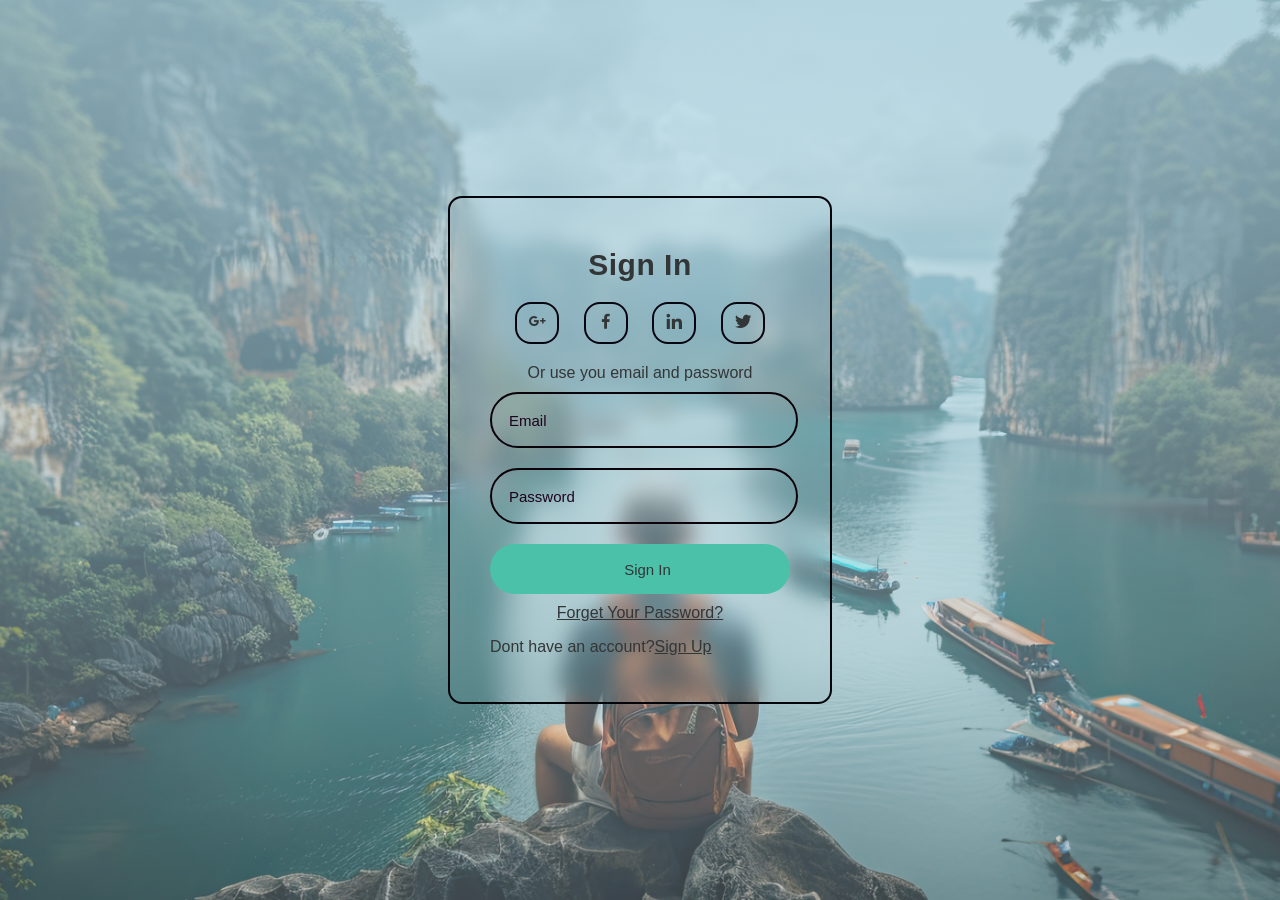
<file: html/index.html>
<!DOCTYPE html>
<html lang="en">
    
<head>
        <meta charset="utf-8">
        <meta name="viewport" content="width=device-width, initial-scale=1">
    <link href="../css/index.css" rel="stylesheet"> 
        <title>sign/login</title>
        <!--link to boxicons-->
        <link href='https://unpkg.com/boxicons@2.1.4/css/boxicons.min.css' rel='stylesheet'>
        <!--link to google fonts-->
        <link rel="preconnect" href="https://fonts.googleapis.com">
<link rel="preconnect" href="https://fonts.gstatic.com" crossorigin>
<link href="https://fonts.googleapis.com/css2?family=Open+Sans:ital,wght@0,300..800;1,300..800&display=swap" rel="stylesheet">


</head>
<body>
   
    <!-- login/signup -->
    <div class="login-container" id="mainContent">
        <div class="login-form" id="loginForm">
            <h1>Sign In</h1>
            <div class="social-icons">
                <a href="#" class="icon"><i class='bx bxl-google-plus'></i></a>
                <a href="#" class="icon"><i class='bx bxl-facebook'></i></a>
                <a href="#" class="icon"><i class='bx bxl-linkedin'></i></a>
                <a href="#" class="icon"><i class='bx bxl-twitter'></i></a>

            </div>
            <div class="form-message-container">
                <span>Or use you email and password</span>
        </div>
        <form id="loginFormElement">
            <input type="email" id="loginEmail" placeholder="Email" required>
            <input type="password" id="loginPassword" placeholder="Password" required>
            <button type="submit">Sign In</button>
            <a href ="#">Forget Your Password?</a>
        </form>
        <p>Dont have an account?<a href="#" id="showSignup">Sign Up</a></p>
    </div>

        <div class="signup-form hidden" id="signupForm">
        <h1>Create Account</h1>
        <div class="social-icons">
                <a href="#" class="icon"><i class='bx bxl-google-plus'></i></a>
                <a href="#" class="icon"><i class='bx bxl-facebook'></i></a>
                <a href="#" class="icon"><i class='bx bxl-linkedin'></i></a>
                <a href="#" class="icon"><i class='bx bxl-twitter'></i></a>

            </div>
            <div class="form-message-container">
                <span>Or use you email for registeration</span>
    </div>

       <form id="signupFormElement">
            <input type="text" id="signupName" placeholder="Name" required>
            <input type="email" id="signupEmail" placeholder="Email" required>
            <input type="password" id="signupPassword" placeholder="Password" required>
            <button type="submit">Sign Up</button>
         </form>
        <p>Already have an account? <a href="#" id="showLogin">Sign In</a></p>
</div>
    </div>
    <!-- Custom Alert Box -->
<div class="alert-overlay" id="customAlert">
  <div class="alert-box">
    <h2 id="alertMessage"></h2>
    <button onclick="closeAlert()">OK</button>
  </div>
</div>

<script src="../js/index.js"></script>
</body>
</html>
</file>
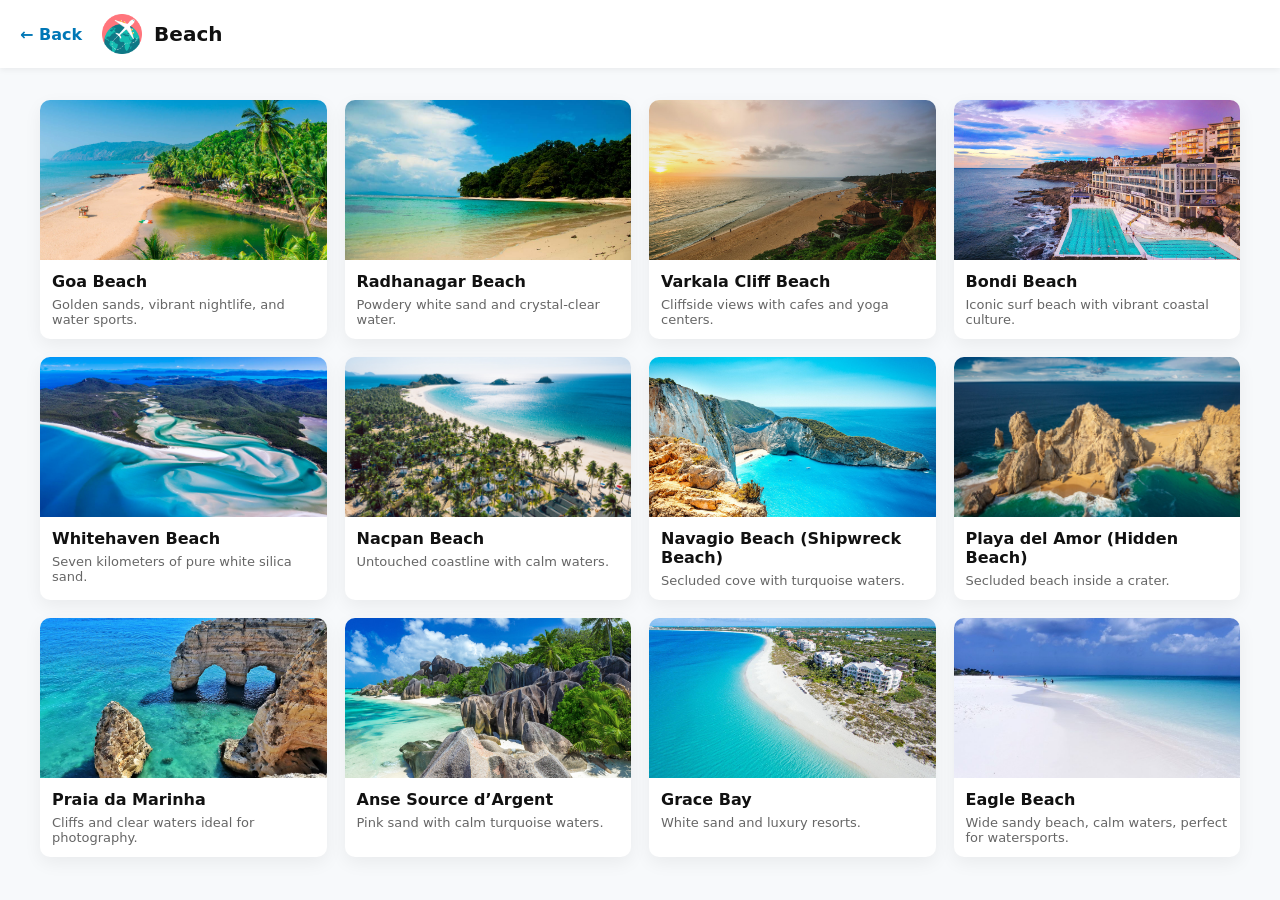
<file: html/category.html>
<!DOCTYPE html>
<html lang="en">
<head>
  <meta charset="UTF-8">
  <meta name="viewport" content="width=device-width, initial-scale=1.0">
  <title>Category - GoExplore</title>
  <link rel="stylesheet" href="../css/explore.css">
</head>
<body>
  <header class="site-header">
    <a href="../html/explore.html" class="back-link">← Back</a>
    <img src="../images/logoo.png" alt="logo" class="site-logo">
    <h1 id="categoryTitle">Category</h1>
  </header>

  <main class="main">
    <div id="destinations" class="destinations-grid"></div>
  </main>

  <script src="../js/explore.js" defer></script>
</body>
</html>
</file>
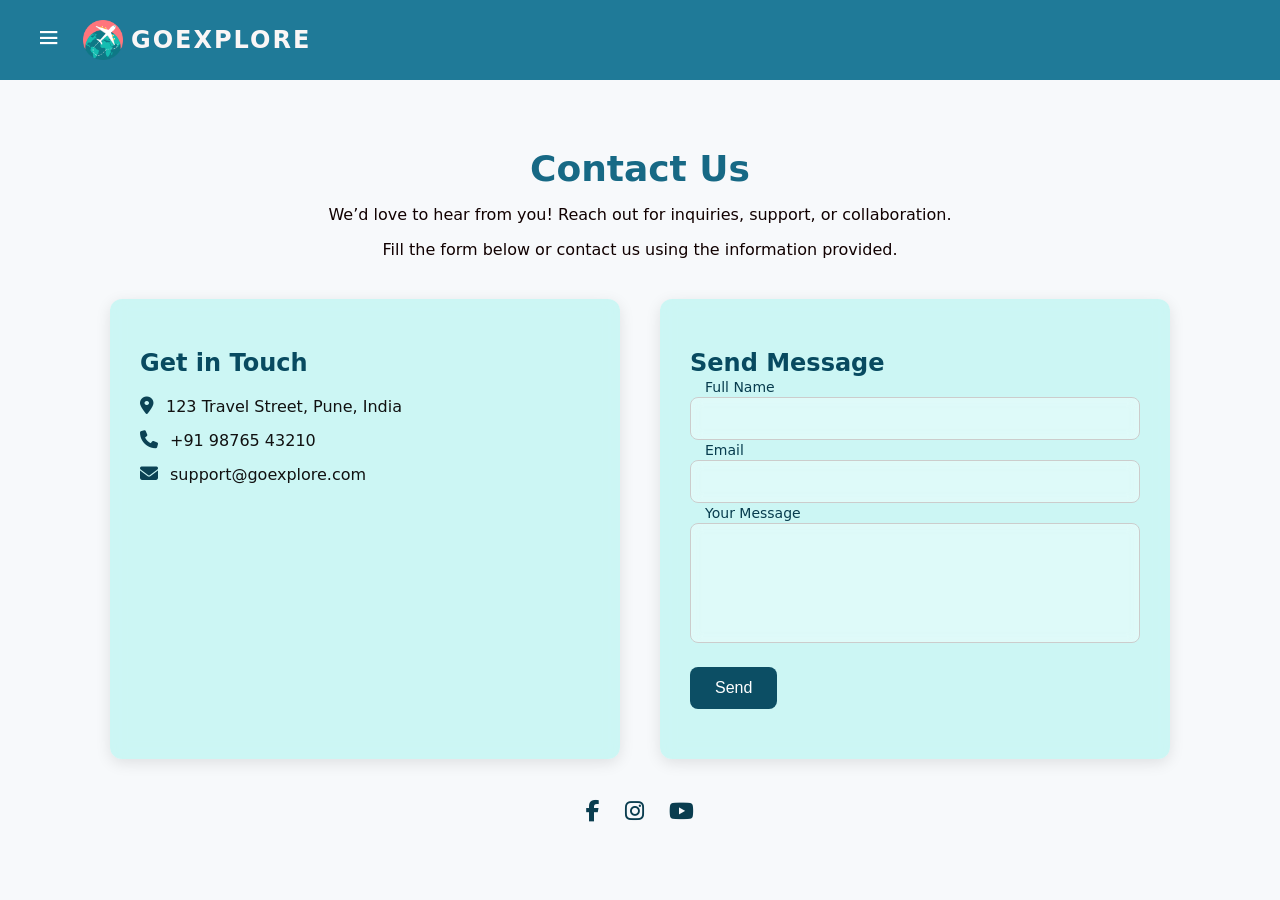
<file: html/contact.html>
<!DOCTYPE html>
<html lang="en">
<head>
  <meta charset="UTF-8">
  <meta name="viewport" content="width=device-width, initial-scale=1.0">
  <title>Contact Us</title>
  <link rel="stylesheet" href="../css/explore.css">
  <link rel="stylesheet" href="https://cdnjs.cloudflare.com/ajax/libs/font-awesome/6.5.0/css/all.min.css">
  <link href='https://unpkg.com/boxicons@2.1.4/css/boxicons.min.css' rel='stylesheet'>

</head>
<body >

  <!-- Header -->
  <header class="header">
    <button id="menuBtn" class="menu-btn"><i class='bx bx-menu'></i></button>
    <div class="header-brand-group">
      <img src="../images/logoo.png" alt="Logo" class="logo">
      <h1>GoExplore</h1>
       </div>
  </header><br><br>

  
  <!-- Sidebar Menu -->
  <nav class="sidebar" id="sidebar">
    <button id="closeBtn" class="close-btn"><i class='bx bx-x'></i></button>
    <ul>
      <li><a href="../html/home.html"><i class='bx bx-home'></i> Home</a></li>
  <li><a href="../html/home.html#about"><i class='bx bx-info-circle'></i> About</a></li>
      <li><a href="../html/explore.html" ><i class='bx bx-compass'></i>Explore</a></li>
      <li><a href="../html/gallery.html"><i class='bx bx-images'></i>Gallery</a></li>
      <li><a href="../html/contact.html"><i class='bx bx-phone'></i> Contact</a></li>
    </ul>
  </nav>

  
  <section class="contact-container">
    <!-- Heading -->
    <div class="contact-header">
      <h1>Contact Us</h1>
      <p>We’d love to hear from you! Reach out for inquiries, support, or collaboration.</p>
      <p>Fill the form below or contact us using the information provided.</p>
    </div>

    <!-- Contact Info + Form -->
    <div class="contact-box">
      <!-- Left Info -->
      <div class="contact-info">
        <h2>Get in Touch</h2>
        <p><i class="fa-solid fa-location-dot"></i> 123 Travel Street, Pune, India</p>
        <p><i class="fa-solid fa-phone"></i> +91 98765 43210</p>
        <p><i class="fa-solid fa-envelope"></i> support@goexplore.com</p>
      </div>

      <!-- Right Form -->
      <div class="contact-form">
        <h2>Send Message</h2>
        <form>
          <div class="input-box">
            <input type="text" required>
            <span>Full Name</span>
          </div>
          <div class="input-box">
            <input type="email" required>
            <span>Email</span>
          </div>
          <div class="input-box">
            <textarea required></textarea>
            <span>Your Message</span>
          </div>
          <div class="input-box">
            <input type="submit" value="Send">
          </div>
        </form>
      </div>
    </div>

    <!-- Social Icons -->
    <div class="social-icons">
       <a href="https://facebook.com" target="_blank" class="facebook"><i class="fab fa-facebook-f"></i></a>
      <a href="https://instagram.com" target="_blank" class="instagram"><i class="fab fa-instagram"></i></a>
      <a href="https://youtube.com" target="_blank" class="youtube"><i class="fab fa-youtube"></i></a>
    </div>
  </section>
  <script src="../js/explore.js"></script>

</body>
</html>
</file>
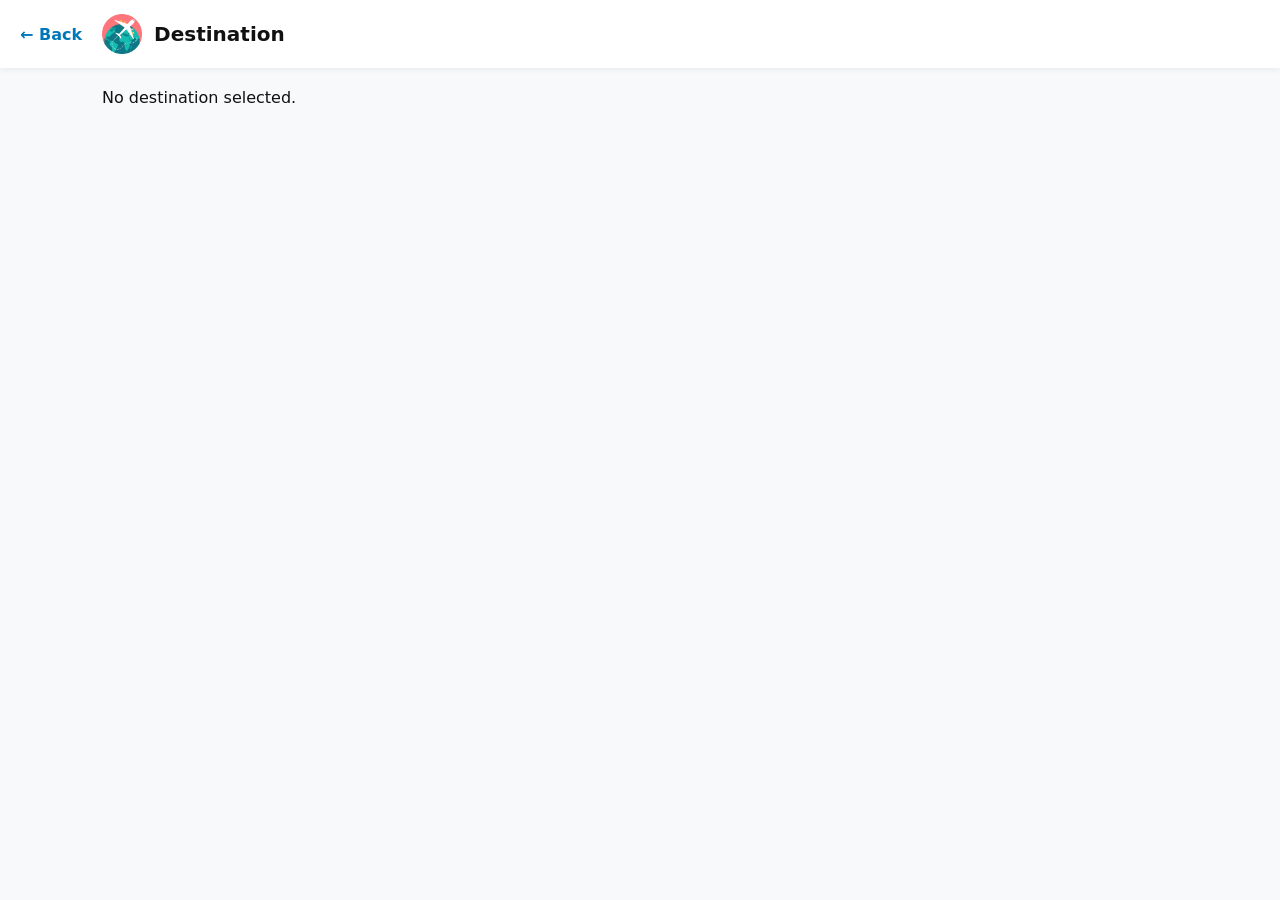
<file: html/destination.html>
<!DOCTYPE html>
<html lang="en">
<head>
  <meta charset="UTF-8">
  <meta name="viewport" content="width=device-width, initial-scale=1.0">
  <title>Destination - GoExplore</title>
  <link rel="stylesheet" href="../css/explore.css">
</head>
<body>
  <header class="site-header">
    <a id="backBtn" class="back-link" href="../html/category.html">← Back</a>
    <img src="../images/logoo.png" alt="logo" class="site-logo">
    <h1 id="pageTitle">Destination</h1>
  </header>

  <main class="main container">
    <section id="detailTop" class="detail-top"></section>
    <section id="gallery" class="gallery"></section>
  </main>
  <script src="../js/explore.js" defer></script>
</body>
</html>
</file>
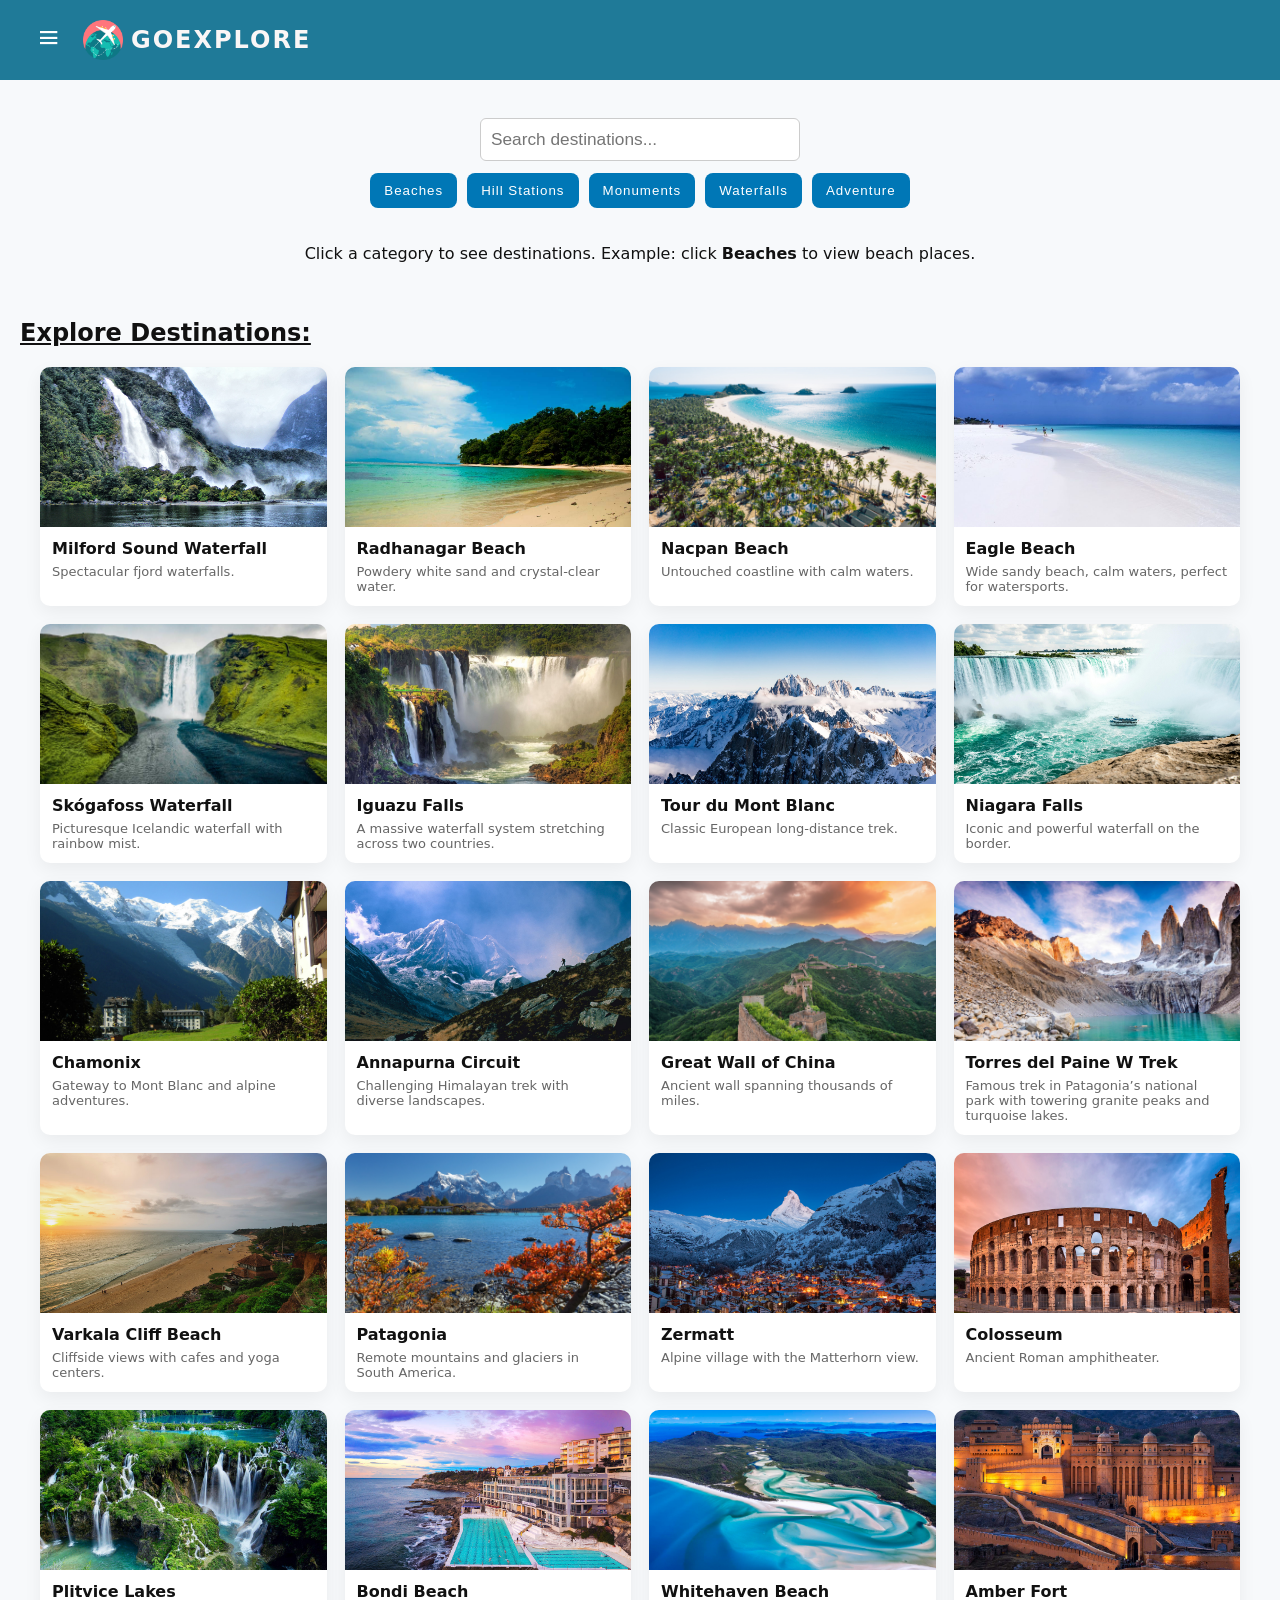
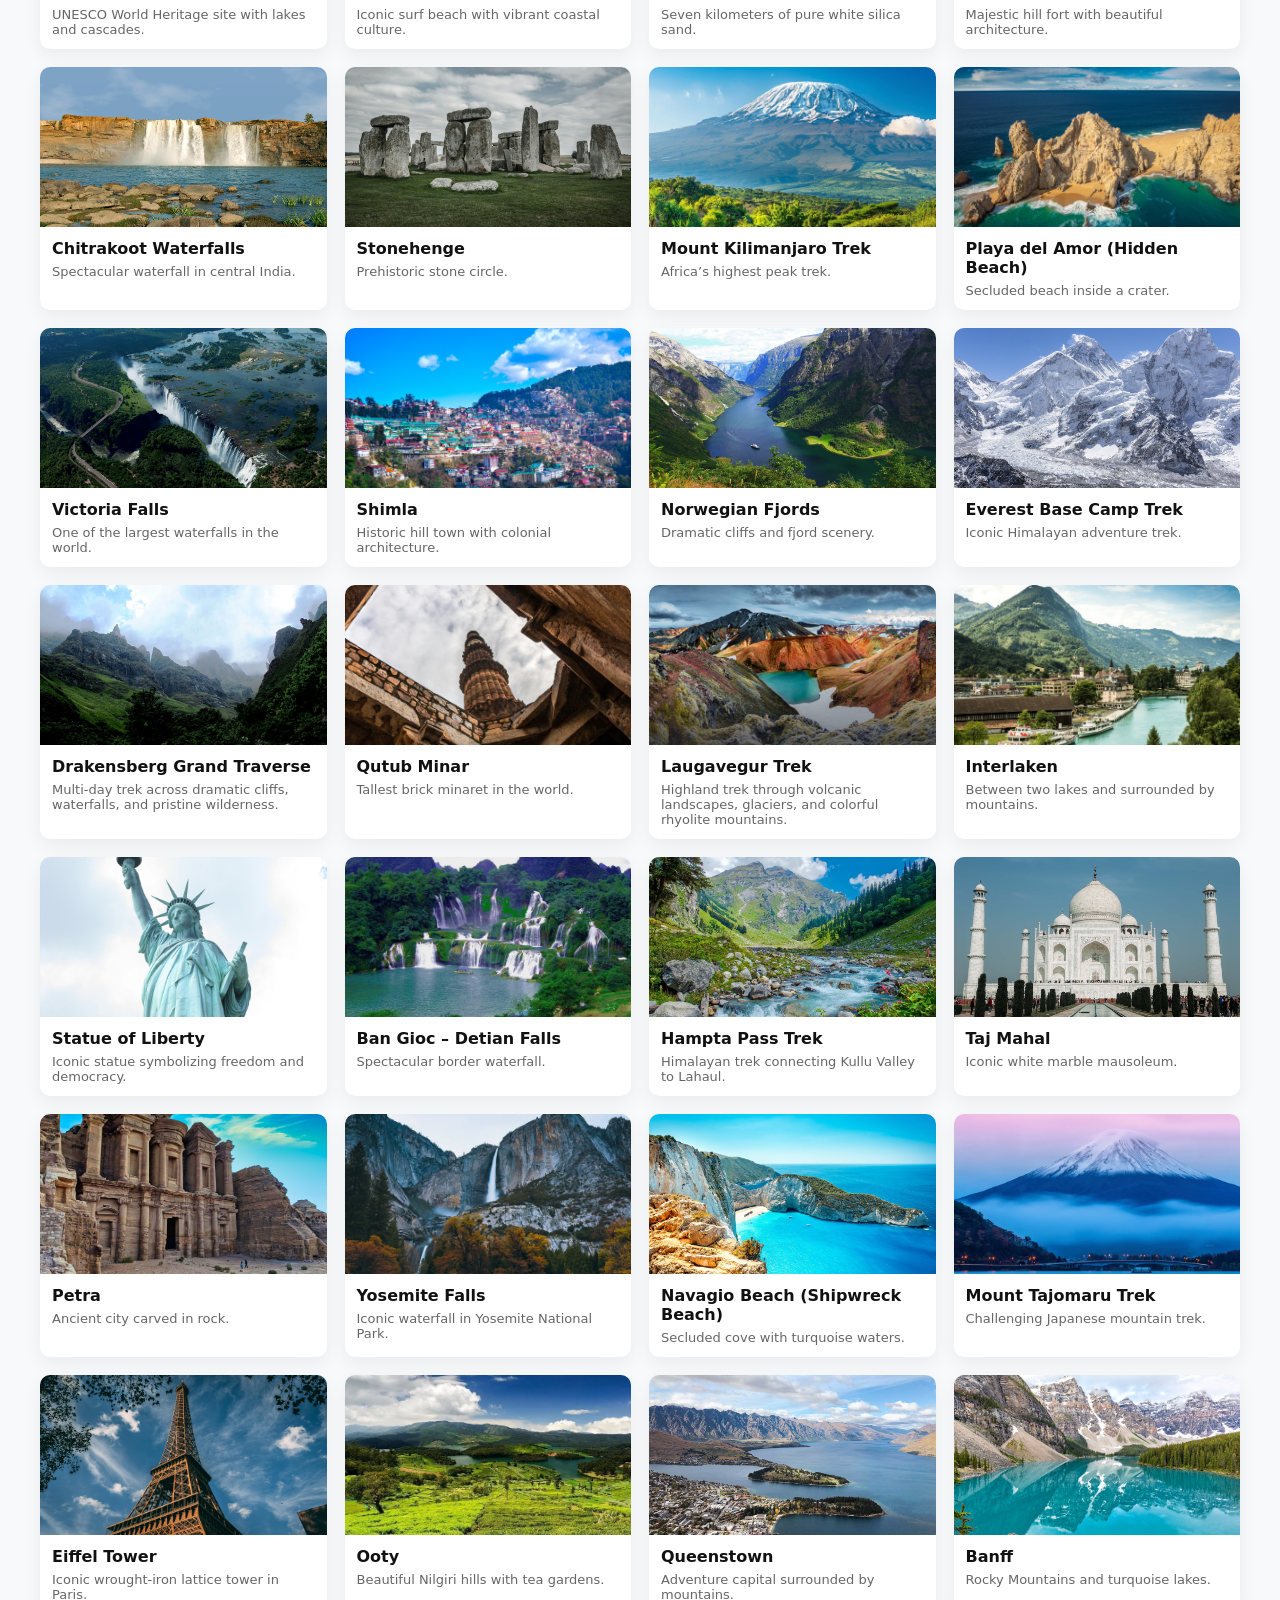
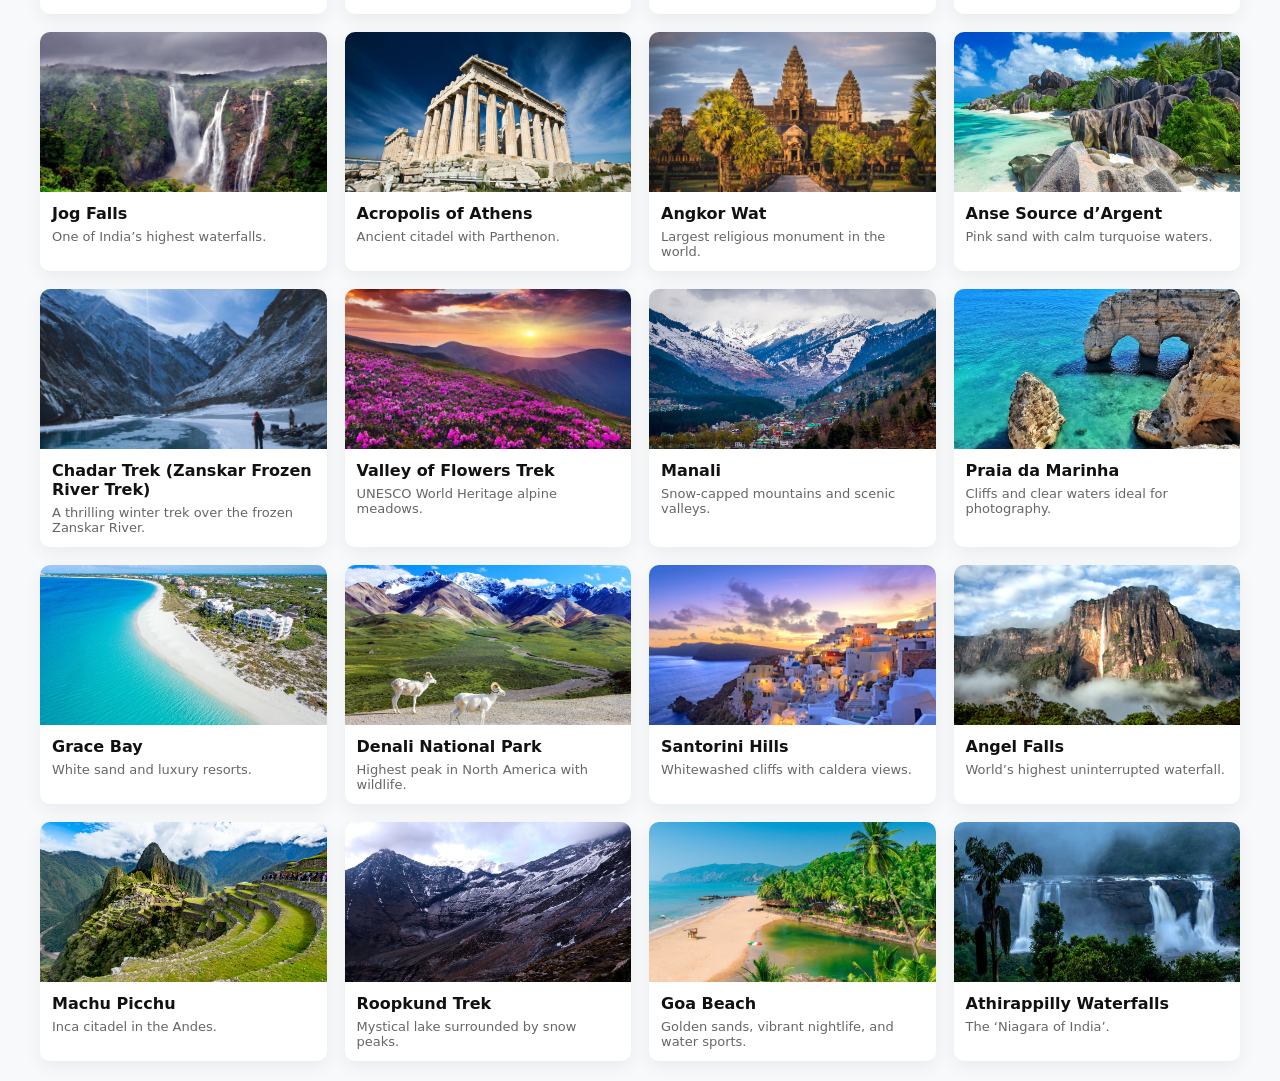
<file: html/explore.html>
<!DOCTYPE html>
<html lang="en">
<head>
  <meta charset="UTF-8">
  <meta name="viewport" content="width=device-width, initial-scale=1.0">
  <title>Explore - GoExplore</title>
  <link rel="stylesheet" href="../css/explore.css">
  <link href='https://unpkg.com/boxicons@2.1.4/css/boxicons.min.css' rel='stylesheet'>
</head>
<body>

  <!-- Header -->
  <header class="header">
    <button id="menuBtn" class="menu-btn"><i class='bx bx-menu'></i></button>
    <div class="header-brand-group">
      <img src="../images/logoo.png" alt="Logo" class="logo">
      <h1>GoExplore</h1>
    </div>
  </header><br><br>

  
  <!-- Sidebar Menu -->
  <nav class="sidebar" id="sidebar">
    <button id="closeBtn" class="close-btn"><i class='bx bx-x'></i></button>
    <ul>
      <li><a href="../html/home.html"><i class='bx bx-home'></i> Home</a></li>
  <li><a href="../html/home.html#about"><i class='bx bx-info-circle'></i> About</a></li>
      <li><a href="../html/explore.html" ><i class='bx bx-compass'></i>Explore</a></li>
      <li><a href="../html/gallery.html"><i class='bx bx-images'></i>Gallery</a></li>
      <li><a href="../html/contact.html"><i class='bx bx-phone'></i> Contact</a></li>
    </ul>
  </nav>


  <!-- Top Bar: Search + Categories -->
  <div class="top-bar">
    <input type="text" id="searchInput" placeholder="Search destinations...">
    <section class="categories">
      <button class="cat-btn" data-cat="beach">Beaches</button>
      <button class="cat-btn" data-cat="hill">Hill Stations</button>
      <button class="cat-btn" data-cat="monument">Monuments</button>
      <button class="cat-btn" data-cat="waterfall">Waterfalls</button>
      <button class="cat-btn" data-cat="adventure">Adventure</button>
    </section>
  </div>

  <section class="intro">
    <p><center>Click a category to see destinations. Example: click <strong>Beaches</strong> to view beach places.</p></center>
    
  </section>

  <div class="main">
  <h2><u>Explore Destinations:</u></h2>
  <div id="allDestinations" class="destinations-grid"></div>
</div>
  <script src="../js/explore.js"></script>
</body>
</html>
</file>
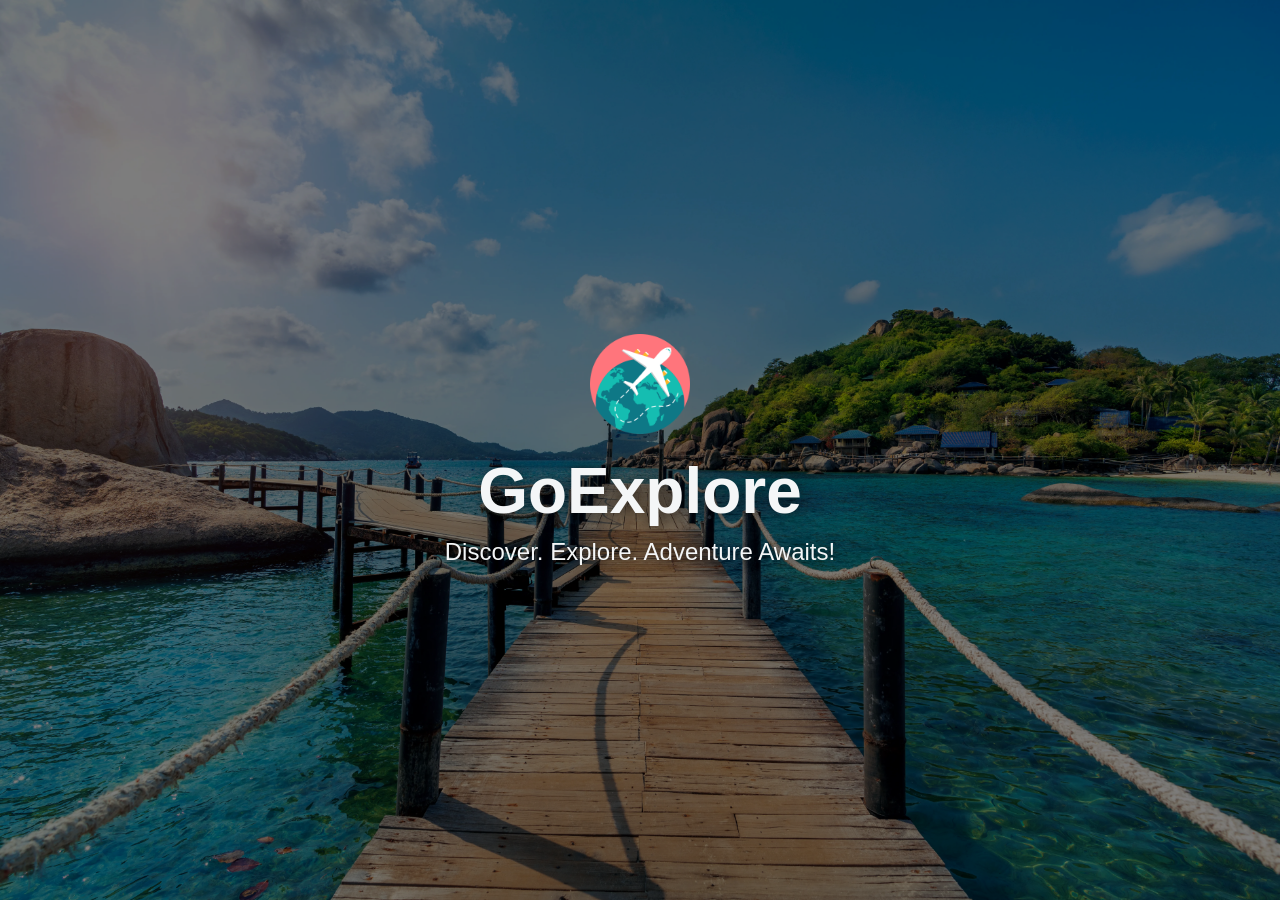
<file: html/splash.html>
<!DOCTYPE html>
<html lang="en">
<head>
  <link rel="preload" as="image" href="../images/sp2.webp">

  <meta charset="UTF-8">
  <meta name="viewport" content="width=device-width, initial-scale=1.0">
  <title>Travel Explorer</title>
  <link rel="stylesheet" href="../css/splash.css">
</head>
<body>
  <div class="splash-container" id="splash">
  <img src="../images/sp2.webp" alt=" travelr" class="splash-image" preload="auto">
    <div class="splash-text">
  <img src="../images/logoo.png" alt="Logo" class="logo">
      <h1>GoExplore</h1>
      <p>Discover. Explore. Adventure Awaits!</p>
    </div>
  </div>

  <script src="../js/splash.js"></script>
</body>
</html>
</file>
<file: css/index.css>
/*index*/
*{
    font-family: "Outfit", sans-serif;
    color:rgb(51, 54, 55);
}


body{
    margin:0;
    padding:0;
    display: flex;
    justify-content: center;
    align-items: center;
    min-height: 100vh;
    background:
        linear-gradient(rgba(171, 210, 224, 0.775), rgba(184, 204, 210, 0.3)),
        url('../images/sp3.webp');
    background-repeat: no-repeat;
    background-size: cover;
    background-position: center;
    
}
.login-container{
    width: 300px;
    background: transparent;
    border:2px solid rgb(4, 4, 11);
    backdrop-filter: blur(10px);
    border-radius: 14px;
    padding: 30px 40px;
    border-width: 2px;
}

.login-container h1{
    font-size: 30px;
    font-weight: 800;
    letter-spacing: 0.5px;
    text-align: center;

}

.social-icons{
    text-align: center;
    margin-bottom: 20px;
}

.social-icons .icon{
    display: inline-block;
    font-size: 20px;
    margin: 0 10px;
    border: 2px solid rgb(7, 5, 16);
    border-radius: 16px;
    padding: 7px 10px;
    transition: color 0.3s ease;
    border-width: 2px;
}

.social-icons .icon:hover{
    color:rgb(42, 12, 28);
}


form{
    display: flex;
    flex-direction: column;

}

.form-message-container{
    display: flex;
    flex-direction: column;
    align-items: center;
    margin-bottom:  1ren;
}

input,
button{
    width:100%;
    height:100%;
    height: 50px;
    margin: 10px 0;
    background: transparent;
    border:2px solid rgb(12, 2, 9);
    border-radius: 60px;
    font-size:15px;
    text-indent: 15px;

}
input::placeholder{
    color:rgb(29, 3, 29);
    text-indent: 15px;

}

input:focus,
buttton:focus{
    border-color: transparent;

}

button{
    background-color:rgb(75, 193, 169);
    border: none;
    cursor: pointer;
    transition: all 0.3s ease;
}
button:hover{
    background-color: rgb(167, 222, 211);
}

a{
    text-align: center;
    transition: all color 0.4s ease;
}

a:hover{
    text-decoration: none;
}
.hidden{
    display: none;

}


/*explore*/

.category-menu {
  display: flex;
  justify-content: center;
  margin: 20px 0;
  gap: 15px;
}

.category-menu button {
  padding: 10px 20px;
  border-radius: 25px;
  border: none;
  background: #4bc1a9;
  color: #fff;
  cursor: pointer;
  font-weight: bold;
}

.category-menu button:hover {
  background: #2fa68b;
}

/* Custom Alert */
.alert-overlay {
  position: fixed;
  top: 0;
  left: 0;
  width: 100%;
  height: 100%;
  background: rgba(0,0,0,0.6);
  display: none;
  justify-content: center;
  align-items: center;
  z-index: 2000;
}

.alert-box {
  background: rgba(255, 255, 255, 0.95);
  backdrop-filter: blur(8px);
  padding: 25px 35px;
  border-radius: 15px;
  text-align: center;
  width: 320px;
  box-shadow: 0px 6px 20px rgba(0,0,0,0.3);
  animation: fadeIn 0.4s ease;
}

.alert-box h2 {
  margin: 0;
  font-size: 18px;
  color: #222;
}

.alert-box button {
  margin-top: 15px;
  padding: 10px 18px;
  background: #4bc1a9;
  color: white;
  border: none;
  border-radius: 8px;
  cursor: pointer;
  font-weight: bold;
  transition: 0.3s;
}

.alert-box button:hover {
  background: #2fa68b;
}

@keyframes fadeIn {
  from { transform: scale(0.8); opacity: 0; }
  to { transform: scale(1); opacity: 1; }
}
</file>
<file: css/explore.css>
@media (max-width: 600px) {
  .header {
    flex-direction: row;
    align-items: center;
    gap: 0;
    padding: 10px 8px;
    justify-content: flex-start;
    
  }
  .header-brand-group {
    display: flex;
    align-items: center;
    gap: 6px;
    margin-left: -90px ;
    justify-content: flex-start;
  }
  .logo {
    width: 32px;
    margin-right: 0;
  }
  .header h1 {
    font-size: 1.1em;
    margin: 0;
    letter-spacing: 1px;
    white-space: nowrap;
  }
  
}


/* Header */
.header {
  display: flex;
  align-items: center;
  background: rgb(31, 122, 152);
  color: rgb(250, 246, 246);
  padding: 10px 30px;
  gap: 15px;
  text-transform: uppercase;
  text-decoration: none;
  letter-spacing: 2px;
  font-weight: bold;
  justify-content: flex-start;
  
  
}
.header-brand-group {
  display: flex;
  align-items: center;
  gap: 8px;
  margin-left: 0;
  justify-content: flex-start;
}

.logo {
  width: 40px;
  height: auto;
}

.header h1 {
  font-size: 24px;
  font-weight: bold;
}

/* Menu Button */
.menu-btn {
  font-size: 26px;
  background: none;
  border: none;
  color: white;
  cursor: pointer;
}

/* Sidebar */
.sidebar {
  position: fixed;
  top: 0;
  left: -250px; /* hidden initially */
  width: 250px;
  height: 100%;
  background: #333;
  color: white;
  transition: left 0.3s ease;
  padding-top: 20px;
  z-index: 1000;
}

.sidebar.active {
  left: 0;
}

.sidebar ul {
  list-style: none;
  padding: 0;
}

.sidebar ul li {
  margin: 15px 0;
}

.sidebar ul li a {
  display: flex;
  align-items: center;
  padding: 10px 20px;
  text-decoration: none;
  color: white;
  transition: background 0.3s;
}

.sidebar ul li a i {
  margin-right: 10px;
}

.sidebar ul li a:hover {
  background: #2fa68b;
  border-radius: 5px;
}

/* Close Button */
.close-btn {
  position: absolute;
  top: 15px;
  right: 15px;
  background: none;
  border: none;
  font-size: 26px;
  color: white;
  cursor: pointer;
}

/* Content */
.content {
  flex: 1;
  padding: 20px;
  background: transparent;
  overflow-y: auto;
}



/* css/style.css - basic, clean, responsive design */
:root{
  --primary:#0077b6;
  --primary-dark:#005f86;
  --card-bg:#fff;
  --muted:#666;
  --radius:10px;
}

*{
  box-sizing:border-box
}
body{
  font-family:system-ui,Segoe UI,Roboto,Arial;
   margin:0; 
   background:#f7f9fb; 
   color:#111}
.site-header{
  display:flex; 
  align-items:center; 
  gap:12px;
  padding:14px 20px; 
  background:#fff; 
  box-shadow:0 2px 6px rgba(0,0,0,0.06);
}
.site-logo{
  height:40px; 
  width:40px; 
  object-fit:cover; 
  border-radius:6px;
}
.site-header h1{
  margin:0; 
  font-size:20px;
}
.back-link{
  color:var(--primary); 
  text-decoration:none; 
  font-weight:600; 
  margin-right:8px;
}

/* main layout */
.main{
  padding:20px;
}
.categories{
  display:flex; 
  gap:10px; 
  flex-wrap:wrap; 
  justify-content:center; 
  margin-bottom:18px;
}
.cat-btn{
  padding:10px 14px; 
  border:none; 
  background:var(--primary); 
  color:#fff; 
  border-radius:8px; 
  cursor:pointer;
  letter-spacing: 1px;
}
.cat-btn:hover{
  background:var(--primary-dark);
}

/* grid for cards */
.destinations-grid{
  display:grid;
  grid-template-columns:repeat(auto-fit,minmax(240px,1fr));
  gap:18px; margin-top:12px;
  max-width:1200px; margin-left:auto; margin-right:auto;
}

/* card */
.destination-card{
  position:relative; overflow:hidden; 
  border-radius:var(--radius);
  background:var(--card-bg); 
  box-shadow:0 6px 18px rgba(2,6,23,0.06);
  transition:transform .25s ease;
  display:flex; 
  flex-direction:column;
}
.destination-card img{
  width:100%; 
  height:160px; 
  object-fit:cover; 
  display:block;
}
.destination-card .card-foot{
  padding:12px;
}
.destination-card h4{
  margin:0 0 6px 0;
  font-size:16px;
}
.destination-card p.short{
  margin:0; 
  color:var(--muted); 
  font-size:13px;
}

/* overlay on hover */
.overlay{
  position:absolute; 
  inset:0; 
  display:flex; 
  align-items:flex-end; 
  justify-content:center;
  background: linear-gradient(180deg, rgba(0,0,0,0) 40%, rgba(0,0,0,0.5) 100%);
  opacity:0; 
  transition:opacity .18s ease; 
  pointer-events:none;
}
.destination-card:hover{
  transform:translateY(-6px);
}
.destination-card:hover .overlay{
  opacity:1; 
  pointer-events:auto;
}
.overlay-inner{
  padding:14px; 
  width:100%; 
  color:#fff; 
  text-align:center;
}
.overlay-inner h3{
  margin:0 0 4px 0;
}
.overlay-inner .place{
  font-size:13px;
   opacity:.9; 
   margin-bottom:10px;
  }
.btn{
  display:inline-block; 
  padding:8px 12px; 
  background:var(--primary); 
  color:#fff; 
  border-radius:6px; 
  text-decoration:none;
}
.btn:hover{
  background:var(--primary-dark);
}

/* detail page layout */
.container{
  max-width:1100px; 
  margin:20px auto; 
  padding:0 12px;
}
.detail-top{
  display: block;
  width: 100%;
  margin: 0 auto;
}
.detail-left h2{
  margin-top:0;
}
.detail-left .place{
  color:var(--muted); 
  margin-bottom:12px;
}
.detail-left .longdesc{
  line-height:1.6;
}
.detail-info{
  margin-top:20px}
.gallery{
  margin-top:18px;
}
.gallery-grid{
  display:grid; 
  grid-template-columns:repeat(auto-fit,minmax(200px,1fr)); 
  gap:12px;
}
.gallery-grid img{
  width:100%; 
  height:180px; 
  object-fit:cover; 
  border-radius:8px;
}


/* responsive */
@media (max-width:900px){
  .detail-top{grid-template-columns:1fr}
  .destination-card img{height:140px}
}


.top-bar {
  display: flex;
  flex-direction: column;
  align-items: center;
  justify-content: center;
  gap: 12px;
  margin-bottom: 18px;
}

#searchInput {
  width: 320px;
  padding: 10px;
  border-radius: 6px;
  border: 1px solid #ccc;
  font-size: 1.08em;
  margin-bottom: 0;
  display: block;
}

/* ===== Contact Section ===== */

/* Contact page background */

.contact-container {
  max-width: 1100px;
  margin: 10px auto 50px; /* top margin for fixed header */
  padding: 0 20px;
}

.contact-header h1 {
  font-size: 36px;
  color: #176985;
  margin-bottom: 10px;
  text-align: center;
}

.contact-header p {
  text-align: center;
  margin-bottom: 5px;
  color: #110101;
}

/* ===== Contact Box ===== */
.contact-box {
  display: flex;
  flex-wrap: wrap;
  margin-top: 40px;
  gap: 40px;
  justify-content: center;
}

.contact-info, .contact-form {
  flex: 1;
  min-width: 280px;
  background: rgba(192, 245, 243, 0.785);
  padding: 30px;
  border-radius: 12px;
  box-shadow: 0 4px 15px rgba(0,0,0,0.1);
  backdrop-filter: blur(8px);
  -webkit-backdrop-filter: blur(8px);
}

.contact-info h2, .contact-form h2 {
  color: #084a60;
  margin-bottom: 20px;
}

/* Contact Info Items */
.contact-info p {
  margin: 15px 0;
  font-size: 16px;
  display: flex;
  align-items: center;
}

.contact-info p i {
  color: #0b4254;
  margin-right: 12px;
  font-size: 18px;
}

/* ===== Contact Form ===== */
.contact-form form .input-box {
  position: relative;
  margin-bottom: 20px;
}

.contact-form input[type="text"],
.contact-form input[type="email"],
.contact-form textarea {
  width: 100%;
  padding: 12px 15px;
  border: 1px solid #ccc;
  border-radius: 8px;
  outline: none;
  resize: none;
  font-size: 15px;
  transition: 0.3s;
  background: rgba(255,255,255,0.45);
  backdrop-filter: blur(6px);
  -webkit-backdrop-filter: blur(6px);
}

.contact-form input[type="text"]:focus,
.contact-form input[type="email"]:focus,
.contact-form textarea:focus {
  border-color: #1f7a98;
}

.contact-form textarea {
  height: 120px;
}

.contact-form .input-box span {
  position: absolute;
  top: -18px;
  left: 10px;
  font-size: 14px;
  color: #083c4e;
  background: transparent;
  padding: 0 5px;
}

.contact-form input[type="submit"] {
  background: #0c4e64;
  color: #fff;
  padding: 12px 25px;
  border: none;
  border-radius: 8px;
  font-size: 16px;
  cursor: pointer;
  transition: background 0.3s;
}

.contact-form input[type="submit"]:hover {
  background: #288973;
}

/* ===== Social Icons ===== */
.social-icons {
  margin-top: 40px;
  text-align: center;
}

.social-icons a {
  display: inline-block;
  margin: 0 10px;
  color: #0a3d4f;
  font-size: 22px;
  transition: transform 0.3s, color 0.3s;
}

.social-icons a:hover {
  color: #249278;
  transform: scale(1.2);
}

/* ===== Responsive ===== */
@media (max-width: 900px) {
  .contact-box {
    flex-direction: column;
    align-items: center;
  }

  .header {
    justify-content: space-between;
  }
}

/*gallery page*/
  
    .gallery-container {
      max-width: 1100px;
      margin: 30px auto;
      padding: 0 16px;
    }
    .gallery-header {
      text-align: center;
      margin-bottom: 18px;
    }
    .gallery-grid {
      display: grid;
      grid-template-columns: repeat(auto-fit, minmax(180px, 1fr));
      gap: 18px;
    }
    .gallery-item img {
      width: 100%;
      height: 180px;
      object-fit: cover;
      border-radius: 10px;
      box-shadow: 0 2px 8px rgba(0,0,0,0.08);
      background: #eee;
      transition: transform 0.2s;
    }
    .gallery-item img:hover {
      transform: scale(1.04);
    }
    @media (max-width: 600px) {
      .gallery-item img { height: 110px; }
      .gallery-container { padding: 0 4px; }
    }

    /* Activities and Foods grid */
.activity-list, .food-list {
  display: flex;
  flex-wrap: wrap;
  gap: 24px;
  margin-bottom: 18px;
  justify-content: flex-start;
}
.activity-item, .food-item {
  display: flex;
  flex-direction: column;
  align-items: center;
  width: 170px;
  min-width: 150px;
  text-align: center;
  margin-bottom: 10px;
}
.activity-item img, .food-item img {
  width: 100%;
  height: 100px;
  object-fit: cover;
  border-radius: 16px;
  margin-bottom: 10px;
  box-shadow: 0 2px 16px rgba(0,0,0,0.12);
}
.activity-item div, .food-item div {
  font-size: 1em;
  color: #1f7a98;
  margin-top: 2px;
}
/* Image Modal for Gallery View */
.image-modal {
  display: none;
  position: fixed;
  z-index: 1000;
  left: 0;
  top: 0;
  width: 100vw;
  height: 100vh;
  overflow: auto;
  background: rgba(0,0,0,0.7);
  justify-content: center;
  align-items: center;
  text-align: center;
}
.image-modal .modal-content {
  margin: 60px auto 10px auto;
  display: block;
  max-width: 90vw;
  max-height: 70vh;
  border-radius: 10px;
  box-shadow: 0 4px 24px rgba(252, 249, 249, 0.856);
}
.image-modal .close-modal {
  position: absolute;
  top: 30px;
  right: 30px;
  color: #fff;
  font-size: 2.5em;
  font-weight: bold;
  cursor: pointer;
  z-index: 1010;
  transition: color 0.2s;

 
}
.image-modal .close-modal:hover {
  color: #1f7a98;
}
#modalCaption {
  color: #fff;
  font-size: 1.1em;
  margin-bottom: 30px;
}
.view-btn {
  display: block;
  margin: 8px auto 0 auto;
  padding: 4px 16px;
  background: #1f7a98;
  color: #fff;
  border: none;
  border-radius: 6px;
  font-size: 1em;
  cursor: pointer;
  transition: background 0.2s;
}
.view-btn:hover {
  background: #2fa68b;
}

.img-modal-imgwrap {
  position: relative;
  display: inline-block;
}
/* Gallery image hover and modal styles */
.gallery-img {
  cursor: pointer;
  transition: transform 0.2s, box-shadow 0.2s;
  border-radius: 8px;
  box-shadow: 0 2px 8px rgba(0,0,0,0.08);
}
.gallery-img:hover, .gallery-img:focus {
  transform: scale(1.07);
  box-shadow: 0 4px 16px rgba(0,0,0,0.18);
  outline: 2px solid #1e90ff;
}
.img-modal {
  display: none;
  position: fixed;
  z-index: 10000;
  left: 0;
  top: 0;
  width: 100vw;
  height: 100vh;
  overflow: auto;
  background: transparent;
  display: flex;
  align-items: center;
  justify-content: center;
  flex-direction: column;
  animation: fadeIn 0.3s;
}
.img-modal-content {
  position: relative;
  margin: auto;
  display: block;
  max-width: 60vw;
  max-height: 50vh;
  border-radius: 10px;
  box-shadow: 0 8px 32px rgba(0,0,0,0.4);
  animation: scaleIn 0.4s;
}
.img-modal-close {
  position: absolute;
  top: 12px;
  right: 12px;
  background: rgba(0,0,0,0.3);
  border-radius: 50%;
  padding: 2px 10px 2px 10px;
  line-height: 1;
  display: flex;
  align-items: center;
  justify-content: center;
  color: #fff;
  font-size: 2.5rem;
  font-weight: bold;
  cursor: pointer;
  z-index: 10001;
  text-shadow: 0 2px 8px #000;
  transition: color 0.2s;
}
/*image view*/
.img-modal-close:hover {
  color: #1e90ff;
}

/* Animations for destination details */
@keyframes fadeInUp {
  from { opacity: 0; transform: translateY(40px); }
  to { opacity: 1; transform: translateY(0); }
}
@keyframes fadeIn {
  from { opacity: 0; }
  to { opacity: 1; }
}
@keyframes scaleIn {
  from { opacity: 0; transform: scale(0.95); }
  to { opacity: 1; transform: scale(1); }
}
.detail-top {
  animation: fadeInUp 0.7s cubic-bezier(.4,0,.2,1) both;
}
.detail-left {
  animation: fadeIn 1.2s 0.2s cubic-bezier(.4,0,.2,1) both;
}
.gallery {
  animation: scaleIn 0.8s 0.4s cubic-bezier(.4,0,.2,1) both;
}
.destination-video {
  animation: fadeInUp 0.8s 0.7s cubic-bezier(.4,0,.2,1) both;
}
.activity-item, .food-item {
  animation: scaleIn 0.7s cubic-bezier(.4,0,.2,1) both;
}
</file>
<file: css/splash.css>
* { margin:0; padding:0; box-sizing:border-box; }
body, html { height:100%; overflow:hidden; font-family:'Poppins', sans-serif;
   background: url(../images/sp2.webp)no-repeat; }

.splash-container {
  position: relative;
  width: 100%;
  height: 100%;
  display:flex;
  justify-content:center;
  align-items:center;
  background: black;
  opacity: 1;
  transition: opacity 1s ease-in-out;
}

.splash-image {
  position: absolute;
  width: 100%;
  height: 100%;
  object-fit: cover;
  top:0;
  left:0;
  z-index:0;
  filter: brightness(70%);
  opacity:0.7;
}

/* Text overlay */
.splash-text {
  position: relative;
  z-index: 10;
  color: #f4f6f7;
  text-align: center;
  animation: fadeZoom 1.5s ease-in-out forwards;
}

.splash-text h1 {
  font-size: 4em;
  margin-bottom: 10px;
  text-shadow: 2px 2px 15px rgba(0,0,0,0.6);
}

.splash-text p {
  font-size: 1.5em;
  text-shadow: 1px 1px 10px rgba(0,0,0,0.6);
}

/* Text animation */
@keyframes fadeZoom {
  0% { opacity: 0; transform: scale(0.8); }
  100% { opacity: 1; transform: scale(1); }
}

.logo {
  display: block;
  margin: 0 auto 20px; /* centers logo and adds space below */
  width: 100px;        /* adjust size as needed */
  height: auto;
}
</file>
